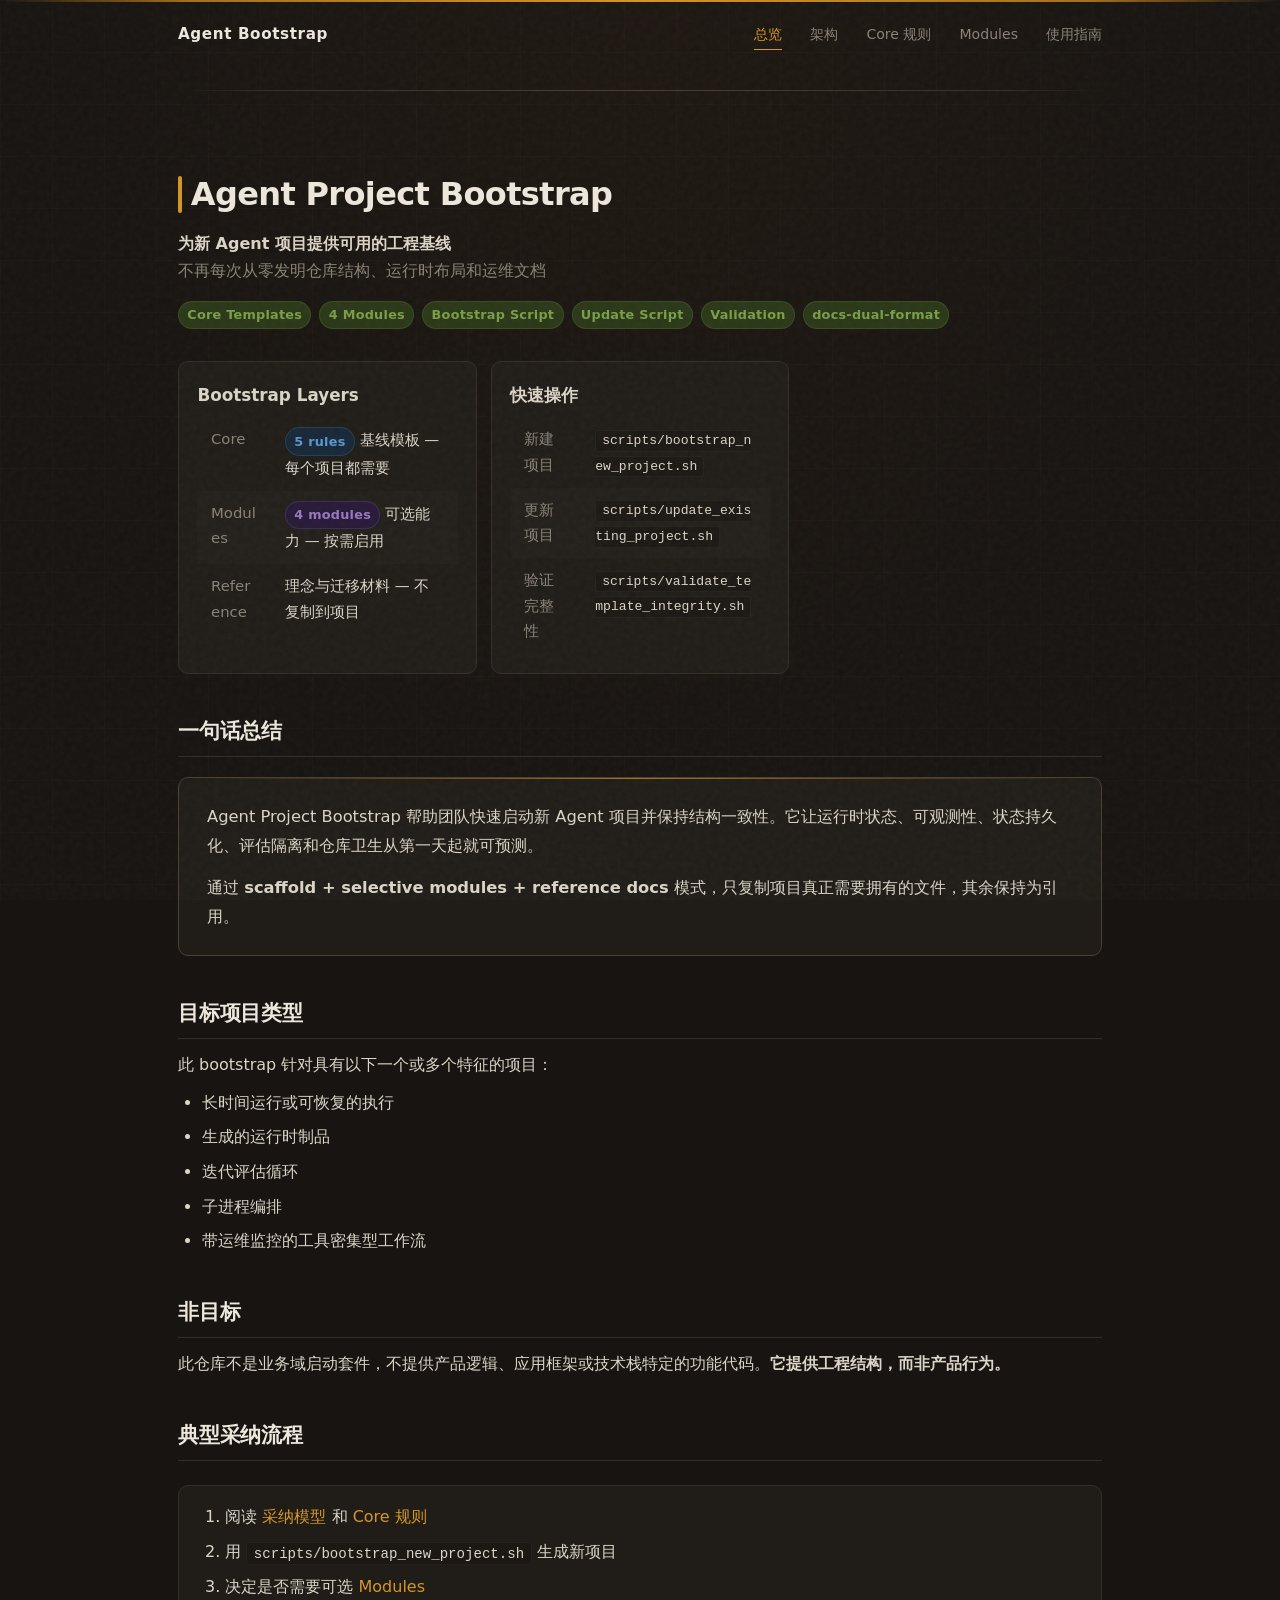
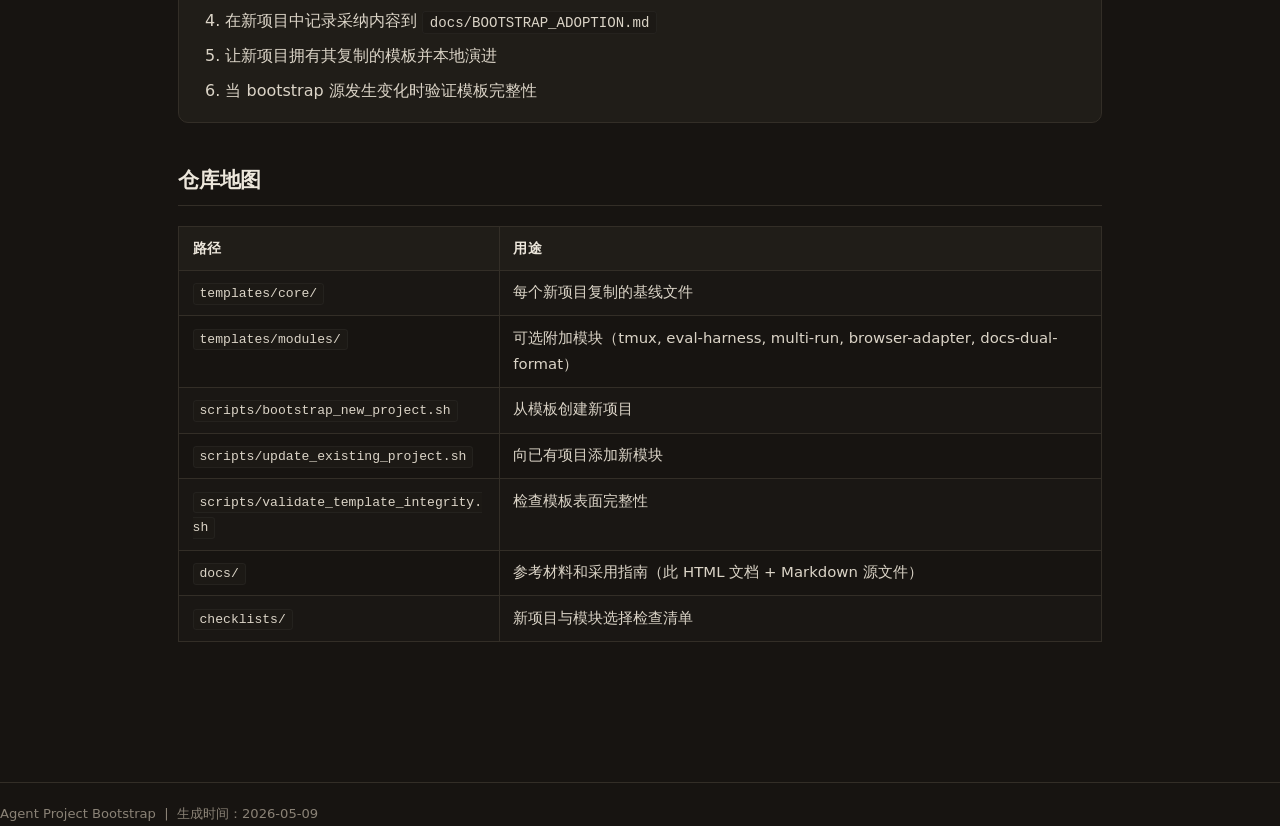
<file: docs/html/index.html>
<!DOCTYPE html>
<html lang="zh-CN">
<head>
<meta charset="UTF-8"><meta name="viewport" content="width=device-width, initial-scale=1.0">
<title>Agent Project Bootstrap — 项目总览</title>
<link rel="stylesheet" href="style.css">
</head>
<body>
<nav>
  <span class="brand">Agent Bootstrap</span>
  <a href="index.html" class="active">总览</a>
  <a href="architecture.html">架构</a>
  <a href="core.html">Core 规则</a>
  <a href="modules.html">Modules</a>
  <a href="usage.html">使用指南</a>
</nav>
<main>

<h1>Agent Project Bootstrap</h1>
<p><strong>为新 Agent 项目提供可用的工程基线</strong><br><span style="color:var(--muted)">不再每次从零发明仓库结构、运行时布局和运维文档</span></p>

<div style="display:flex;gap:.5rem;flex-wrap:wrap;margin:1rem 0 2rem;">
  <span class="badge badge-done">Core Templates</span>
  <span class="badge badge-done">4 Modules</span>
  <span class="badge badge-done">Bootstrap Script</span>
  <span class="badge badge-done">Update Script</span>
  <span class="badge badge-done">Validation</span>
  <span class="badge badge-done">docs-dual-format</span>
</div>

<div class="status-grid">
  <div class="status-card">
    <h3 style="margin-top:0">Bootstrap Layers</h3>
    <table style="margin:0">
      <tr><td style="border:none;color:var(--muted)">Core</td><td style="border:none"><span class="badge badge-core">5 rules</span> 基线模板 — 每个项目都需要</td></tr>
      <tr><td style="border:none;color:var(--muted)">Modules</td><td style="border:none"><span class="badge badge-module">4 modules</span> 可选能力 — 按需启用</td></tr>
      <tr><td style="border:none;color:var(--muted)">Reference</td><td style="border:none">理念与迁移材料 — 不复制到项目</td></tr>
    </table>
  </div>
  <div class="status-card">
    <h3 style="margin-top:0">快速操作</h3>
    <table style="margin:0">
      <tr><td style="border:none;color:var(--muted)">新建项目</td><td style="border:none"><code>scripts/bootstrap_new_project.sh</code></td></tr>
      <tr><td style="border:none;color:var(--muted)">更新项目</td><td style="border:none"><code>scripts/update_existing_project.sh</code></td></tr>
      <tr><td style="border:none;color:var(--muted)">验证完整性</td><td style="border:none"><code>scripts/validate_template_integrity.sh</code></td></tr>
    </table>
  </div>
</div>

<h2>一句话总结</h2>
<div class="summary-box">
  <p>Agent Project Bootstrap 帮助团队快速启动新 Agent 项目并保持结构一致性。它让运行时状态、可观测性、状态持久化、评估隔离和仓库卫生从第一天起就可预测。</p>
  <p>通过 <strong>scaffold + selective modules + reference docs</strong> 模式，只复制项目真正需要拥有的文件，其余保持为引用。</p>
</div>

<h2>目标项目类型</h2>
<p>此 bootstrap 针对具有以下一个或多个特征的项目：</p>
<ul>
  <li>长时间运行或可恢复的执行</li>
  <li>生成的运行时制品</li>
  <li>迭代评估循环</li>
  <li>子进程编排</li>
  <li>带运维监控的工具密集型工作流</li>
</ul>

<h2>非目标</h2>
<p>此仓库不是业务域启动套件，不提供产品逻辑、应用框架或技术栈特定的功能代码。<strong>它提供工程结构，而非产品行为。</strong></p>

<h2>典型采纳流程</h2>
<div class="toc">
<ol>
  <li>阅读 <a href="architecture.html">采纳模型</a> 和 <a href="core.html">Core 规则</a></li>
  <li>用 <code>scripts/bootstrap_new_project.sh</code> 生成新项目</li>
  <li>决定是否需要可选 <a href="modules.html">Modules</a></li>
  <li>在新项目中记录采纳内容到 <code>docs/BOOTSTRAP_ADOPTION.md</code></li>
  <li>让新项目拥有其复制的模板并本地演进</li>
  <li>当 bootstrap 源发生变化时验证模板完整性</li>
</ol>
</div>

<h2>仓库地图</h2>
<table>
  <tr><th>路径</th><th>用途</th></tr>
  <tr><td><code>templates/core/</code></td><td>每个新项目复制的基线文件</td></tr>
  <tr><td><code>templates/modules/</code></td><td>可选附加模块（tmux, eval-harness, multi-run, browser-adapter, docs-dual-format）</td></tr>
  <tr><td><code>scripts/bootstrap_new_project.sh</code></td><td>从模板创建新项目</td></tr>
  <tr><td><code>scripts/update_existing_project.sh</code></td><td>向已有项目添加新模块</td></tr>
  <tr><td><code>scripts/validate_template_integrity.sh</code></td><td>检查模板表面完整性</td></tr>
  <tr><td><code>docs/</code></td><td>参考材料和采用指南（此 HTML 文档 + Markdown 源文件）</td></tr>
  <tr><td><code>checklists/</code></td><td>新项目与模块选择检查清单</td></tr>
</table>

</main>
<footer>Agent Project Bootstrap &nbsp;|&nbsp; 生成时间：2026-05-09</footer>
</body>
</html>
</file>
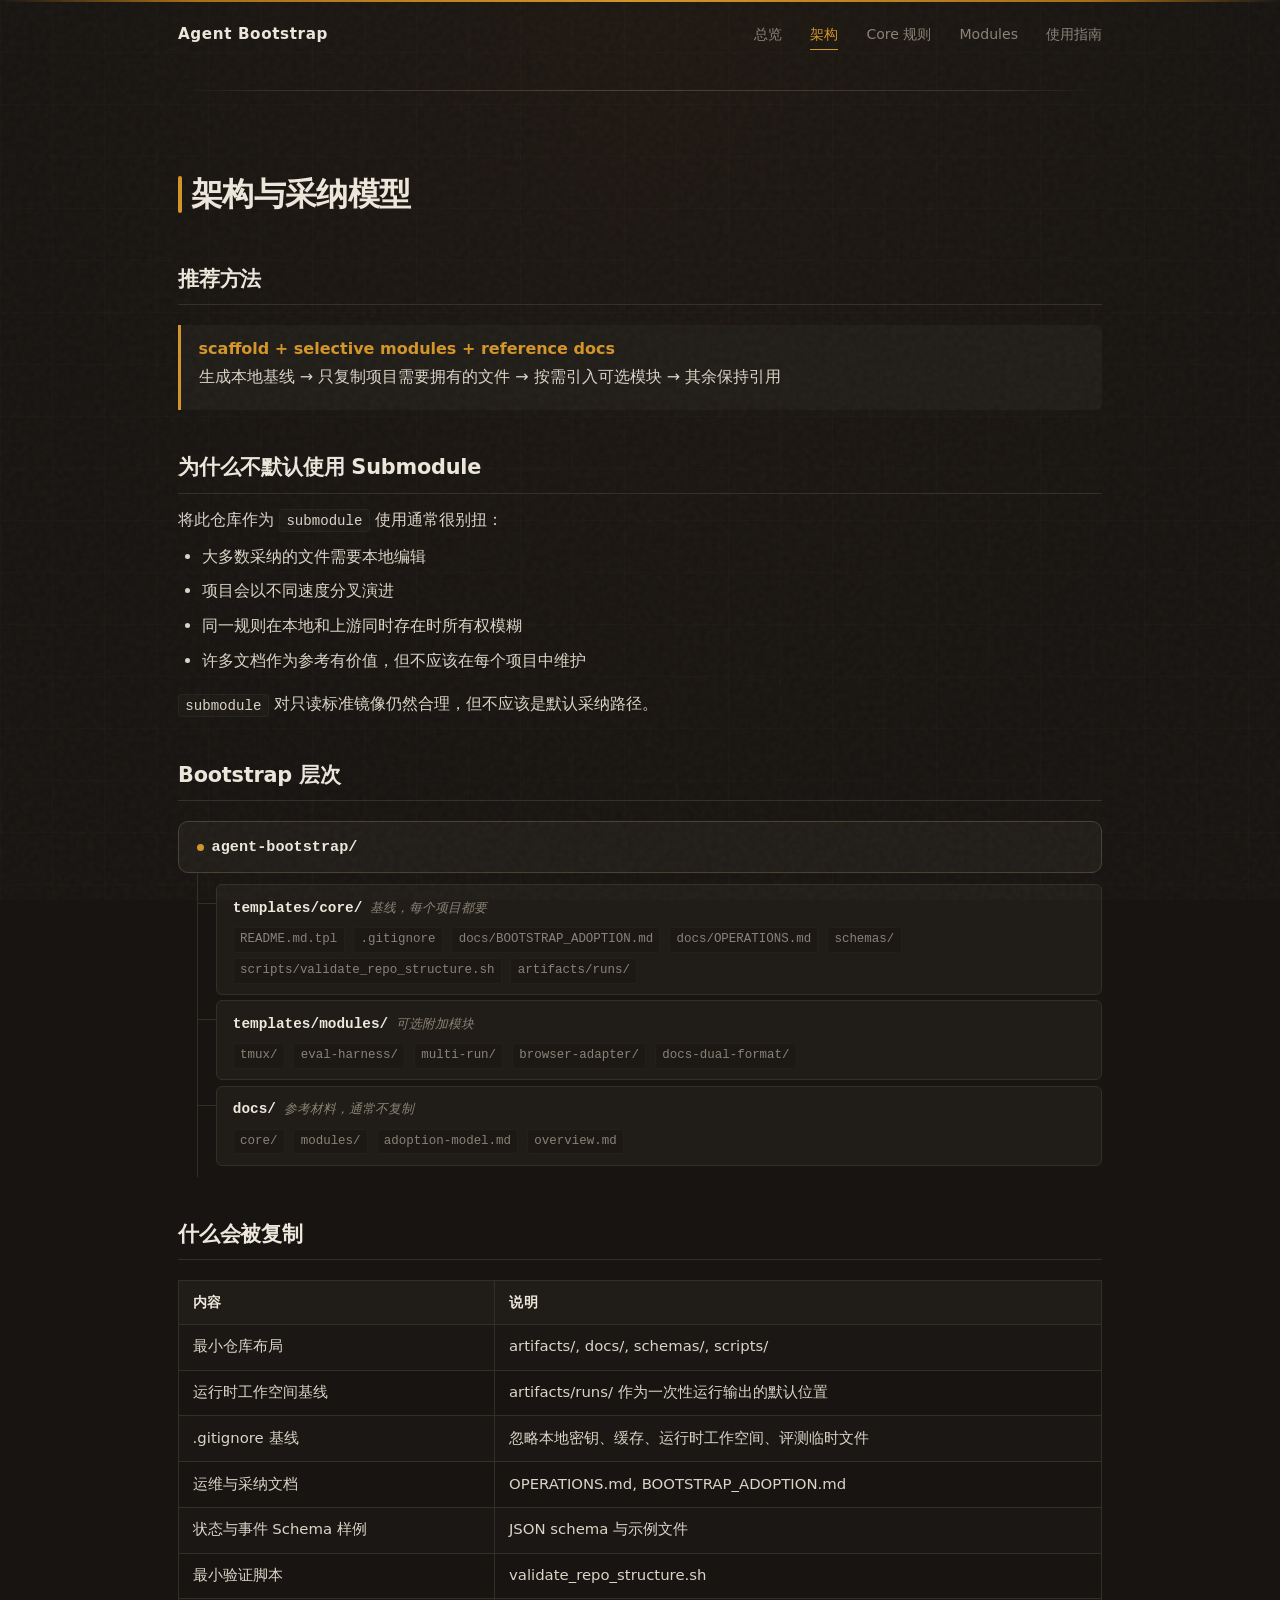
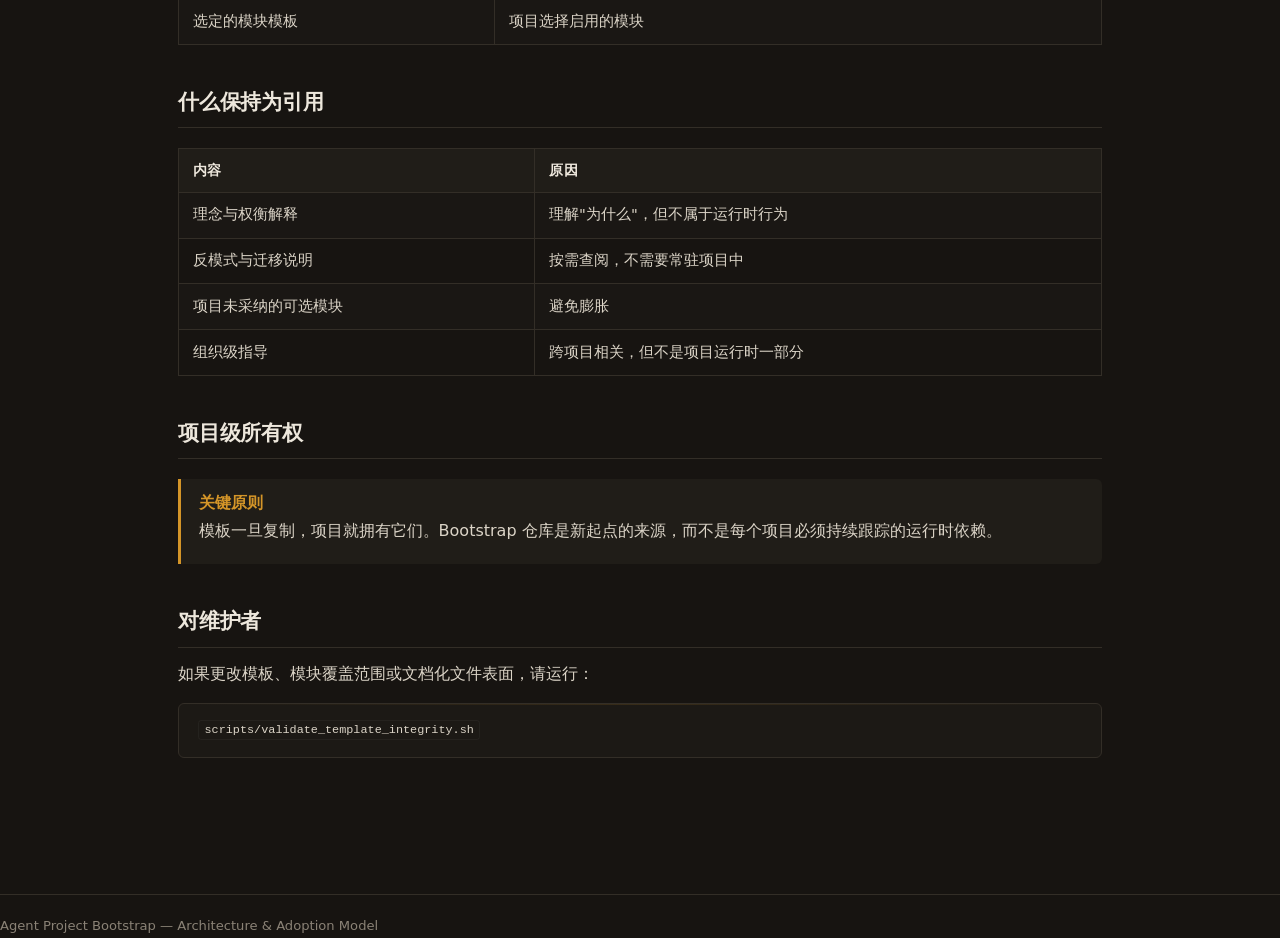
<file: docs/html/architecture.html>
<!DOCTYPE html>
<html lang="zh-CN">
<head>
<meta charset="UTF-8"><meta name="viewport" content="width=device-width, initial-scale=1.0">
<title>架构与采纳模型 — Agent Project Bootstrap</title>
<link rel="stylesheet" href="style.css">
</head>
<body>
<nav>
  <span class="brand">Agent Bootstrap</span>
  <a href="index.html">总览</a>
  <a href="architecture.html" class="active">架构</a>
  <a href="core.html">Core 规则</a>
  <a href="modules.html">Modules</a>
  <a href="usage.html">使用指南</a>
</nav>
<main>

<h1>架构与采纳模型</h1>

<h2>推荐方法</h2>
<div class="note">
  <strong>scaffold + selective modules + reference docs</strong>
  <p>生成本地基线 → 只复制项目需要拥有的文件 → 按需引入可选模块 → 其余保持引用</p>
</div>

<h2>为什么不默认使用 Submodule</h2>
<p>将此仓库作为 <code>submodule</code> 使用通常很别扭：</p>
<ul>
  <li>大多数采纳的文件需要本地编辑</li>
  <li>项目会以不同速度分叉演进</li>
  <li>同一规则在本地和上游同时存在时所有权模糊</li>
  <li>许多文档作为参考有价值，但不应该在每个项目中维护</li>
</ul>
<p><code>submodule</code> 对只读标准镜像仍然合理，但不应该是默认采纳路径。</p>

<h2>Bootstrap 层次</h2>

<div class="tree-diagram">

  <div class="tree-root">agent-bootstrap/</div>

  <div class="tree-branches">

    <div class="tree-branch">
      <div class="tree-branch-hd">
        <span class="tree-dir">templates/core/</span>
        <span class="tree-tag">基线，每个项目都要</span>
      </div>
      <div class="tree-leaves">
        <span class="tree-leaf">README.md.tpl</span>
        <span class="tree-leaf">.gitignore</span>
        <span class="tree-leaf">docs/BOOTSTRAP_ADOPTION.md</span>
        <span class="tree-leaf">docs/OPERATIONS.md</span>
        <span class="tree-leaf">schemas/</span>
        <span class="tree-leaf">scripts/validate_repo_structure.sh</span>
        <span class="tree-leaf">artifacts/runs/</span>
      </div>
    </div>

    <div class="tree-branch">
      <div class="tree-branch-hd">
        <span class="tree-dir">templates/modules/</span>
        <span class="tree-tag">可选附加模块</span>
      </div>
      <div class="tree-leaves">
        <span class="tree-leaf">tmux/</span>
        <span class="tree-leaf">eval-harness/</span>
        <span class="tree-leaf">multi-run/</span>
        <span class="tree-leaf">browser-adapter/</span>
        <span class="tree-leaf">docs-dual-format/</span>
      </div>
    </div>

    <div class="tree-branch">
      <div class="tree-branch-hd">
        <span class="tree-dir">docs/</span>
        <span class="tree-tag">参考材料，通常不复制</span>
      </div>
      <div class="tree-leaves">
        <span class="tree-leaf">core/</span>
        <span class="tree-leaf">modules/</span>
        <span class="tree-leaf">adoption-model.md</span>
        <span class="tree-leaf">overview.md</span>
      </div>
    </div>

  </div>

</div>

<h2>什么会被复制</h2>
<table>
  <tr><th>内容</th><th>说明</th></tr>
  <tr><td>最小仓库布局</td><td>artifacts/, docs/, schemas/, scripts/</td></tr>
  <tr><td>运行时工作空间基线</td><td>artifacts/runs/ 作为一次性运行输出的默认位置</td></tr>
  <tr><td>.gitignore 基线</td><td>忽略本地密钥、缓存、运行时工作空间、评测临时文件</td></tr>
  <tr><td>运维与采纳文档</td><td>OPERATIONS.md, BOOTSTRAP_ADOPTION.md</td></tr>
  <tr><td>状态与事件 Schema 样例</td><td>JSON schema 与示例文件</td></tr>
  <tr><td>最小验证脚本</td><td>validate_repo_structure.sh</td></tr>
  <tr><td>选定的模块模板</td><td>项目选择启用的模块</td></tr>
</table>

<h2>什么保持为引用</h2>
<table>
  <tr><th>内容</th><th>原因</th></tr>
  <tr><td>理念与权衡解释</td><td>理解"为什么"，但不属于运行时行为</td></tr>
  <tr><td>反模式与迁移说明</td><td>按需查阅，不需要常驻项目中</td></tr>
  <tr><td>项目未采纳的可选模块</td><td>避免膨胀</td></tr>
  <tr><td>组织级指导</td><td>跨项目相关，但不是项目运行时一部分</td></tr>
</table>

<h2>项目级所有权</h2>
<div class="note">
  <strong>关键原则</strong>
  <p>模板一旦复制，项目就拥有它们。Bootstrap 仓库是新起点的来源，而不是每个项目必须持续跟踪的运行时依赖。</p>
</div>

<h2>对维护者</h2>
<p>如果更改模板、模块覆盖范围或文档化文件表面，请运行：</p>
<pre><code>scripts/validate_template_integrity.sh</code></pre>

</main>
<footer>Agent Project Bootstrap — Architecture &amp; Adoption Model</footer>
</body>
</html>
</file>
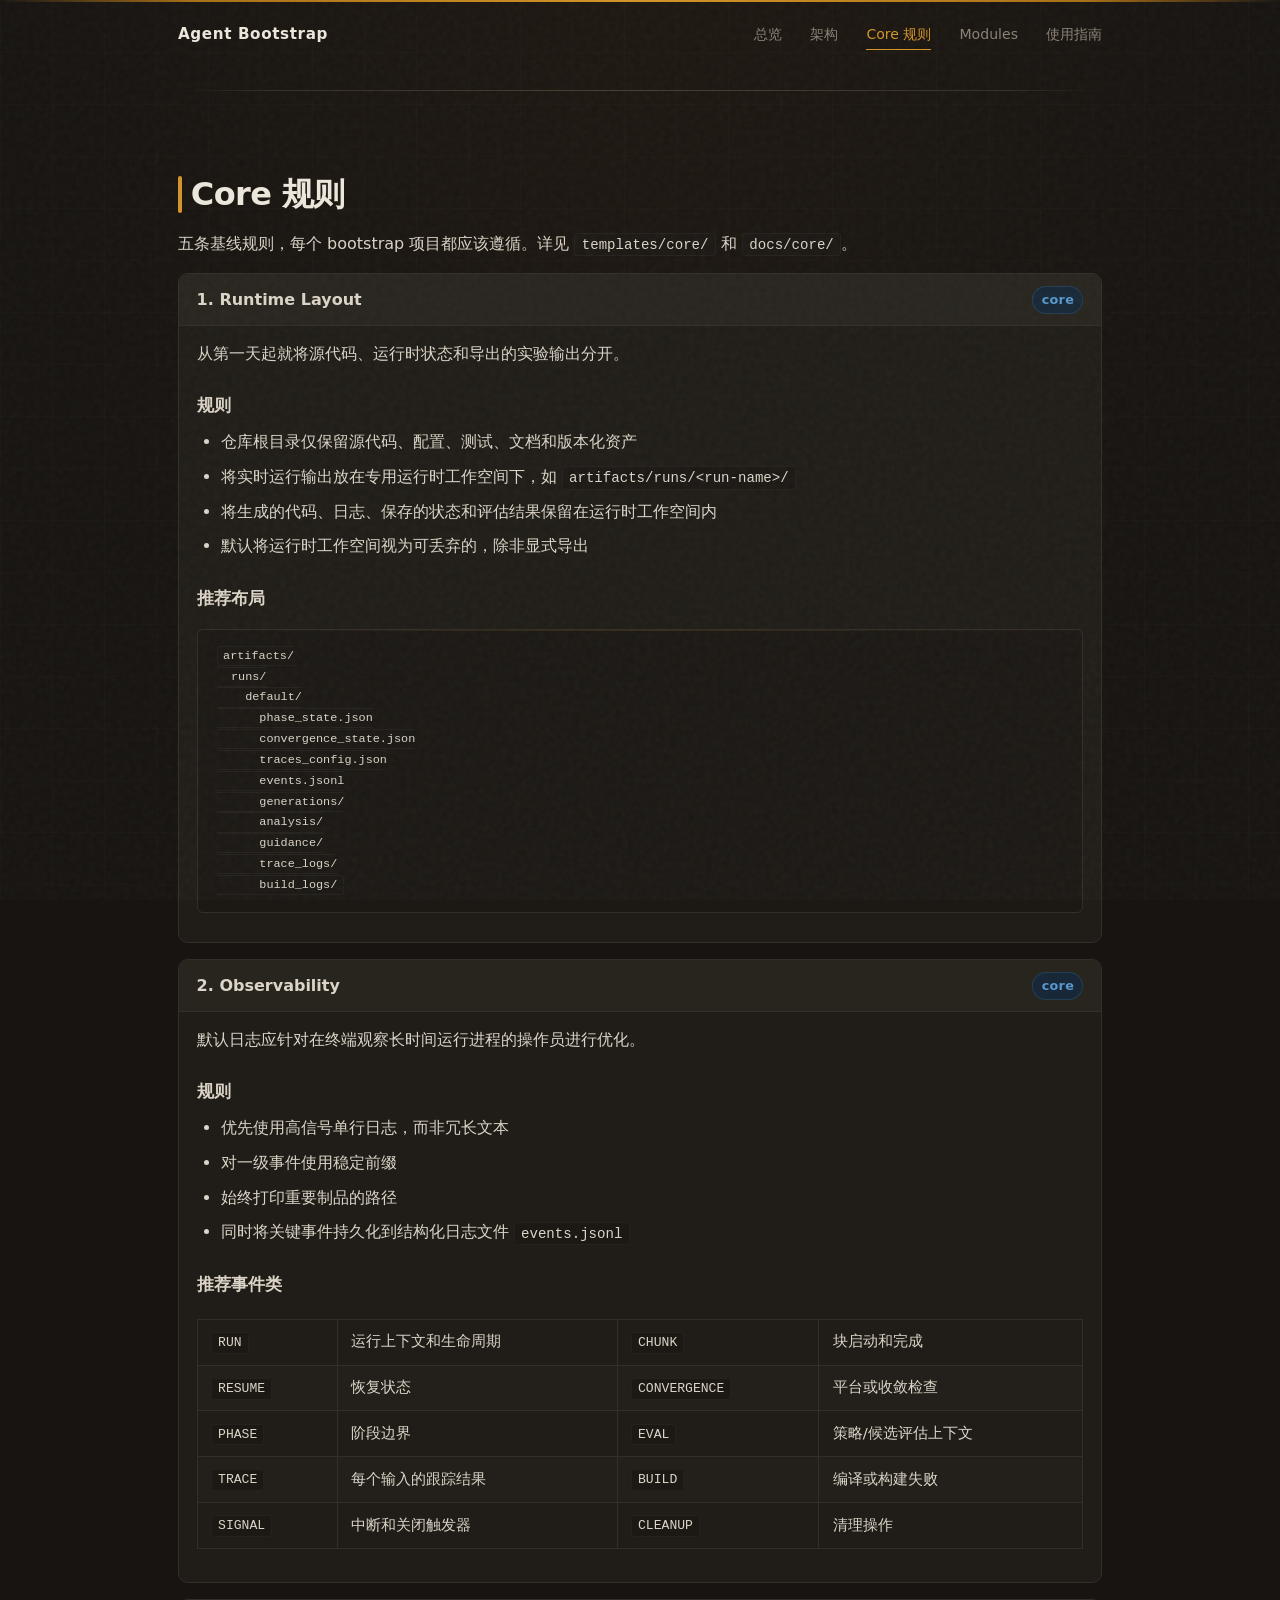
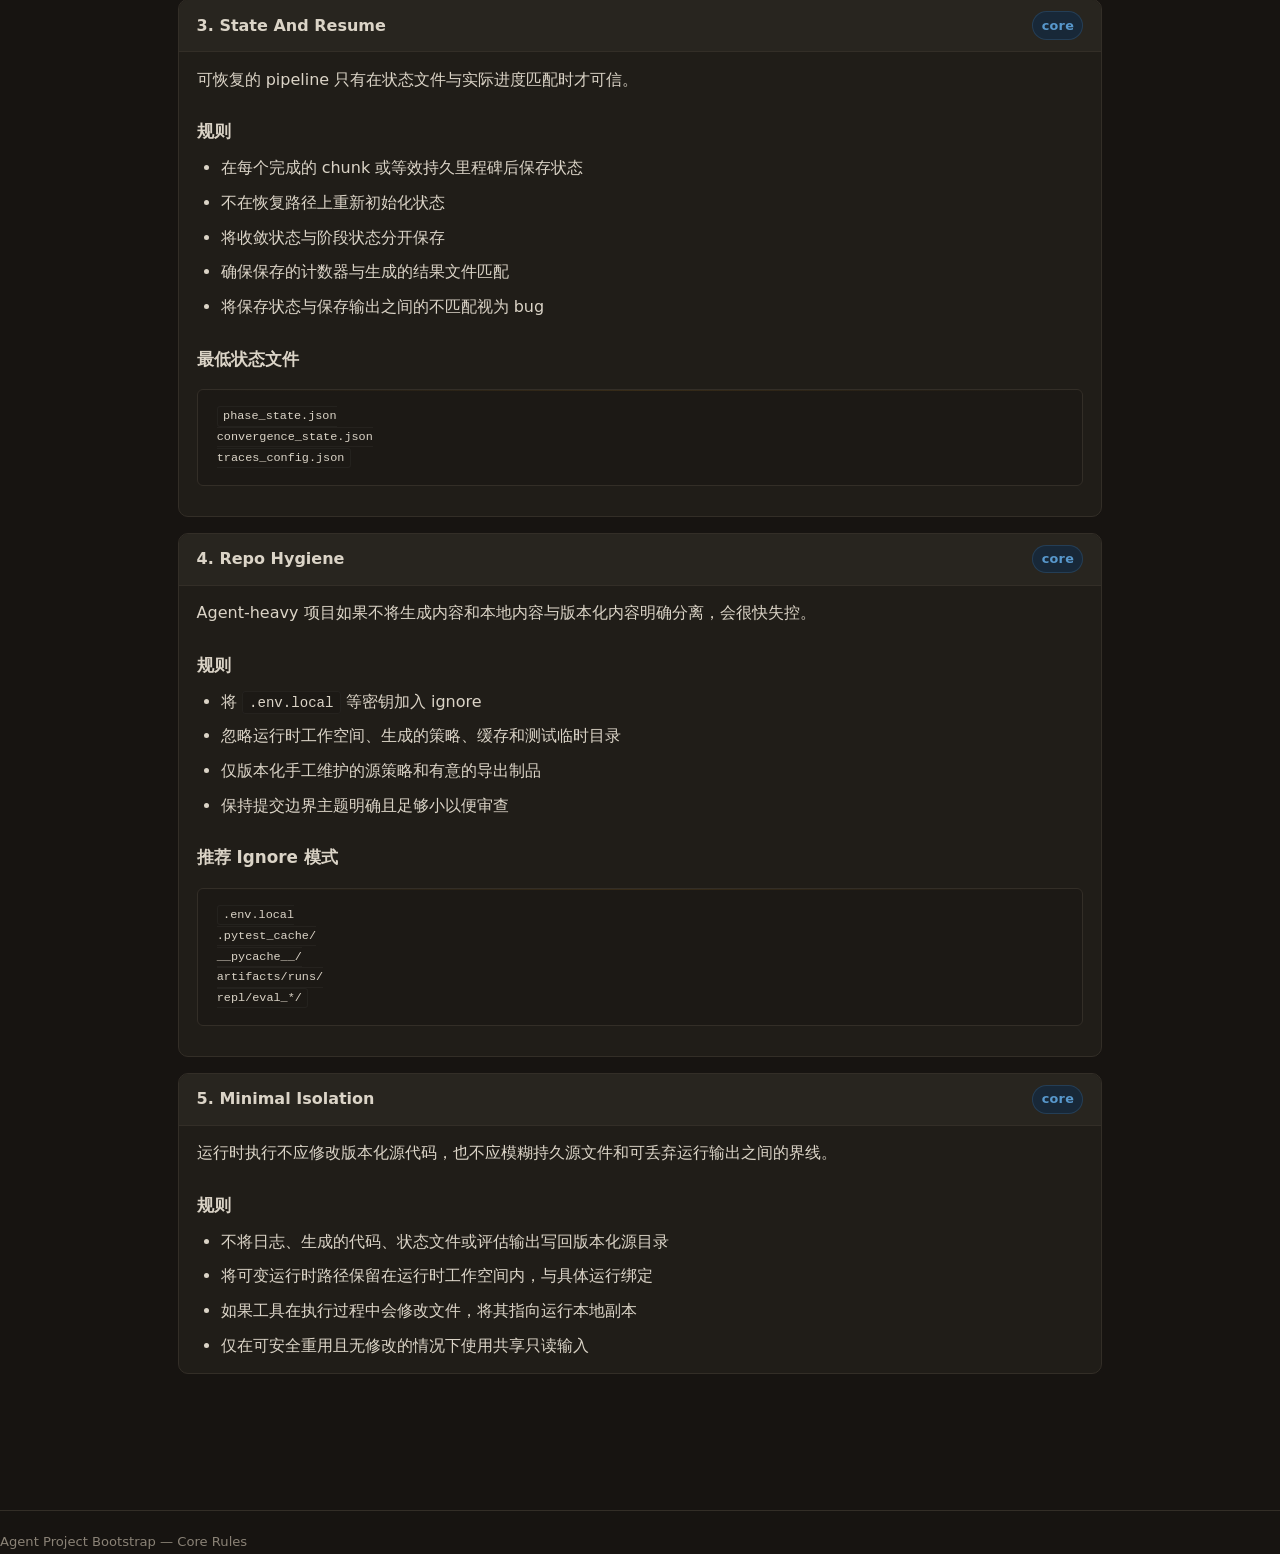
<file: docs/html/core.html>
<!DOCTYPE html>
<html lang="zh-CN">
<head>
<meta charset="UTF-8"><meta name="viewport" content="width=device-width, initial-scale=1.0">
<title>Core 规则 — Agent Project Bootstrap</title>
<link rel="stylesheet" href="style.css">
</head>
<body>
<nav>
  <span class="brand">Agent Bootstrap</span>
  <a href="index.html">总览</a>
  <a href="architecture.html">架构</a>
  <a href="core.html" class="active">Core 规则</a>
  <a href="modules.html">Modules</a>
  <a href="usage.html">使用指南</a>
</nav>
<main>

<h1>Core 规则</h1>
<p>五条基线规则，每个 bootstrap 项目都应该遵循。详见 <code>templates/core/</code> 和 <code>docs/core/</code>。</p>

<!-- Runtime Layout -->
<div class="phase">
  <div class="phase-header">
    <strong>1. Runtime Layout</strong>
    <span class="badge badge-core">core</span>
  </div>
  <div class="phase-body">
    <p>从第一天起就将源代码、运行时状态和导出的实验输出分开。</p>
    <h3>规则</h3>
    <ul>
      <li>仓库根目录仅保留源代码、配置、测试、文档和版本化资产</li>
      <li>将实时运行输出放在专用运行时工作空间下，如 <code>artifacts/runs/&lt;run-name&gt;/</code></li>
      <li>将生成的代码、日志、保存的状态和评估结果保留在运行时工作空间内</li>
      <li>默认将运行时工作空间视为可丢弃的，除非显式导出</li>
    </ul>
    <h3>推荐布局</h3>
    <pre><code>artifacts/
  runs/
    default/
      phase_state.json
      convergence_state.json
      traces_config.json
      events.jsonl
      generations/
      analysis/
      guidance/
      trace_logs/
      build_logs/</code></pre>
  </div>
</div>

<!-- Observability -->
<div class="phase">
  <div class="phase-header">
    <strong>2. Observability</strong>
    <span class="badge badge-core">core</span>
  </div>
  <div class="phase-body">
    <p>默认日志应针对在终端观察长时间运行进程的操作员进行优化。</p>
    <h3>规则</h3>
    <ul>
      <li>优先使用高信号单行日志，而非冗长文本</li>
      <li>对一级事件使用稳定前缀</li>
      <li>始终打印重要制品的路径</li>
      <li>同时将关键事件持久化到结构化日志文件 <code>events.jsonl</code></li>
    </ul>
    <h3>推荐事件类</h3>
    <table>
      <tr><td><code>RUN</code></td><td>运行上下文和生命周期</td><td><code>CHUNK</code></td><td>块启动和完成</td></tr>
      <tr><td><code>RESUME</code></td><td>恢复状态</td><td><code>CONVERGENCE</code></td><td>平台或收敛检查</td></tr>
      <tr><td><code>PHASE</code></td><td>阶段边界</td><td><code>EVAL</code></td><td>策略/候选评估上下文</td></tr>
      <tr><td><code>TRACE</code></td><td>每个输入的跟踪结果</td><td><code>BUILD</code></td><td>编译或构建失败</td></tr>
      <tr><td><code>SIGNAL</code></td><td>中断和关闭触发器</td><td><code>CLEANUP</code></td><td>清理操作</td></tr>
    </table>
  </div>
</div>

<!-- State And Resume -->
<div class="phase">
  <div class="phase-header">
    <strong>3. State And Resume</strong>
    <span class="badge badge-core">core</span>
  </div>
  <div class="phase-body">
    <p>可恢复的 pipeline 只有在状态文件与实际进度匹配时才可信。</p>
    <h3>规则</h3>
    <ul>
      <li>在每个完成的 chunk 或等效持久里程碑后保存状态</li>
      <li>不在恢复路径上重新初始化状态</li>
      <li>将收敛状态与阶段状态分开保存</li>
      <li>确保保存的计数器与生成的结果文件匹配</li>
      <li>将保存状态与保存输出之间的不匹配视为 bug</li>
    </ul>
    <h3>最低状态文件</h3>
    <pre><code>phase_state.json
convergence_state.json
traces_config.json</code></pre>
  </div>
</div>

<!-- Repo Hygiene -->
<div class="phase">
  <div class="phase-header">
    <strong>4. Repo Hygiene</strong>
    <span class="badge badge-core">core</span>
  </div>
  <div class="phase-body">
    <p>Agent-heavy 项目如果不将生成内容和本地内容与版本化内容明确分离，会很快失控。</p>
    <h3>规则</h3>
    <ul>
      <li>将 <code>.env.local</code> 等密钥加入 ignore</li>
      <li>忽略运行时工作空间、生成的策略、缓存和测试临时目录</li>
      <li>仅版本化手工维护的源策略和有意的导出制品</li>
      <li>保持提交边界主题明确且足够小以便审查</li>
    </ul>
    <h3>推荐 Ignore 模式</h3>
    <pre><code>.env.local
.pytest_cache/
__pycache__/
artifacts/runs/
repl/eval_*/</code></pre>
  </div>
</div>

<!-- Minimal Isolation -->
<div class="phase">
  <div class="phase-header">
    <strong>5. Minimal Isolation</strong>
    <span class="badge badge-core">core</span>
  </div>
  <div class="phase-body">
    <p>运行时执行不应修改版本化源代码，也不应模糊持久源文件和可丢弃运行输出之间的界线。</p>
    <h3>规则</h3>
    <ul>
      <li>不将日志、生成的代码、状态文件或评估输出写回版本化源目录</li>
      <li>将可变运行时路径保留在运行时工作空间内，与具体运行绑定</li>
      <li>如果工具在执行过程中会修改文件，将其指向运行本地副本</li>
      <li>仅在可安全重用且无修改的情况下使用共享只读输入</li>
    </ul>
  </div>
</div>

</main>
<footer>Agent Project Bootstrap — Core Rules</footer>
</body>
</html>
</file>
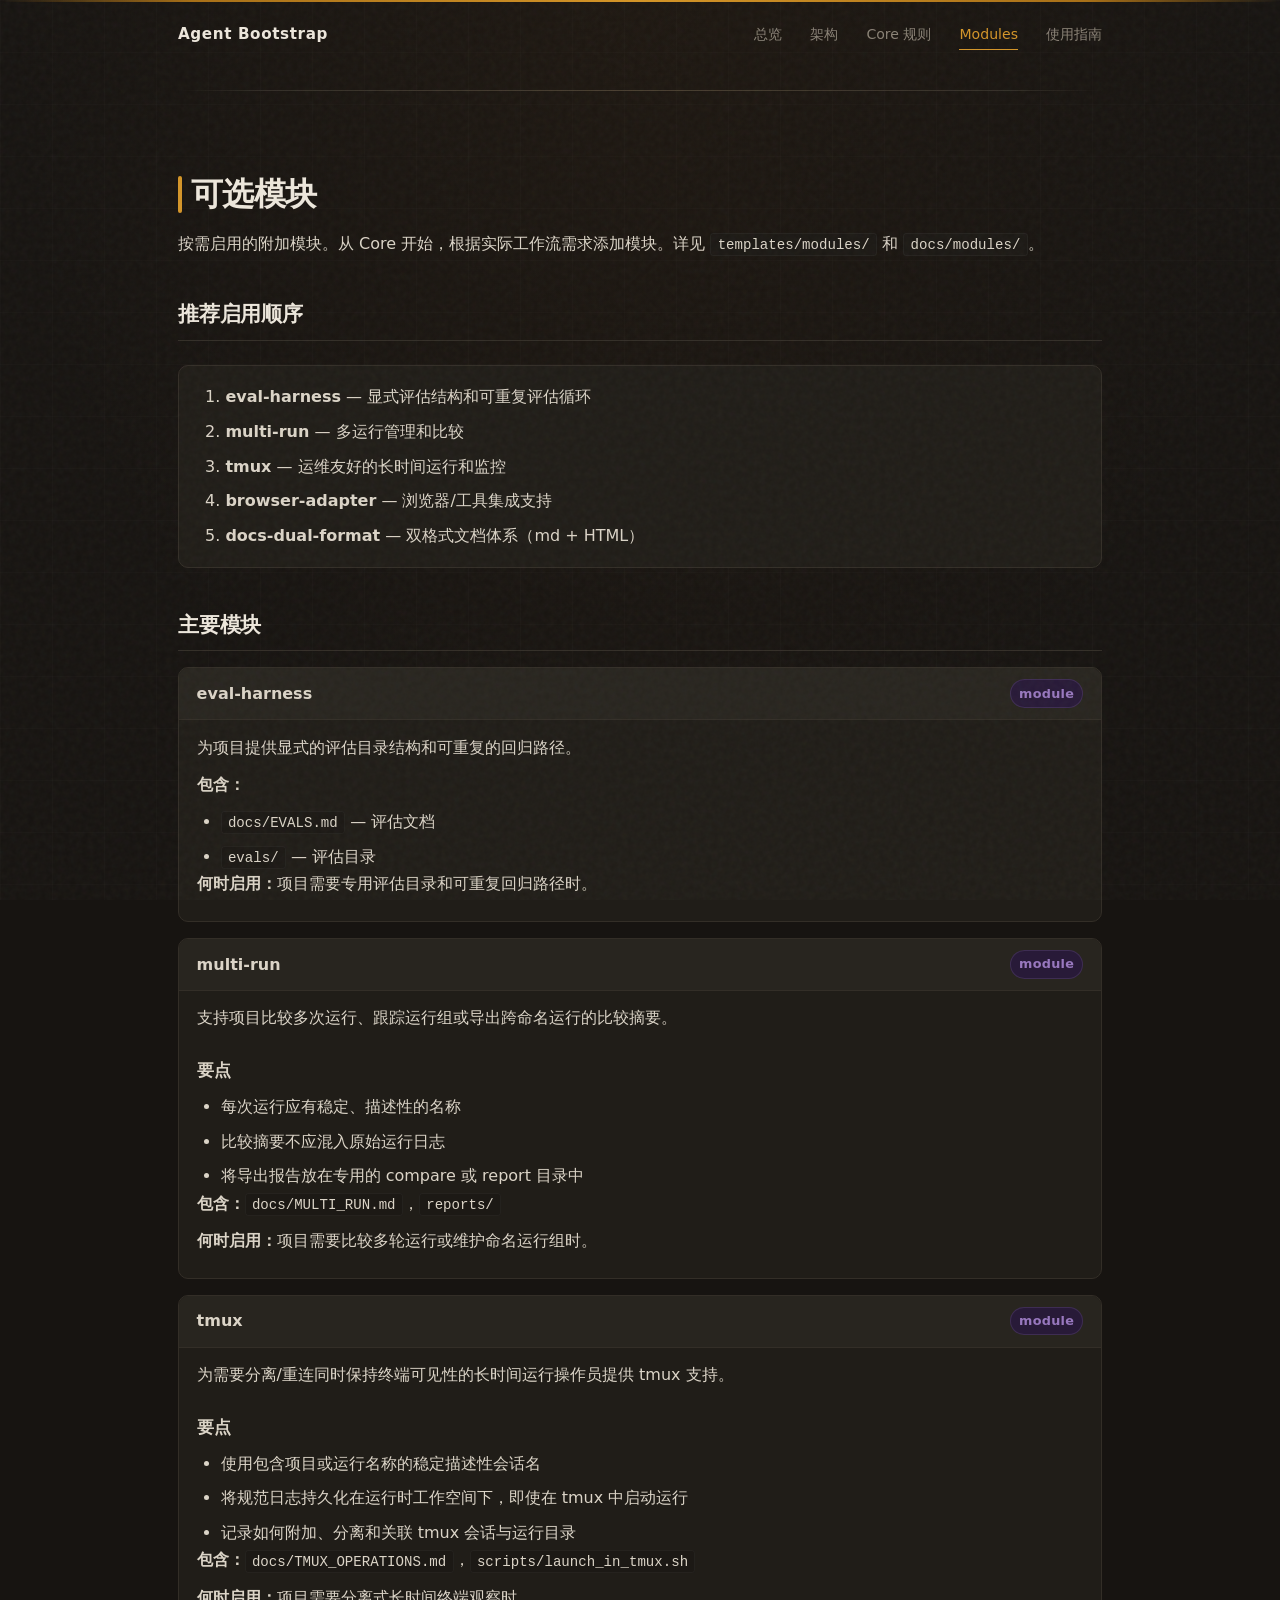
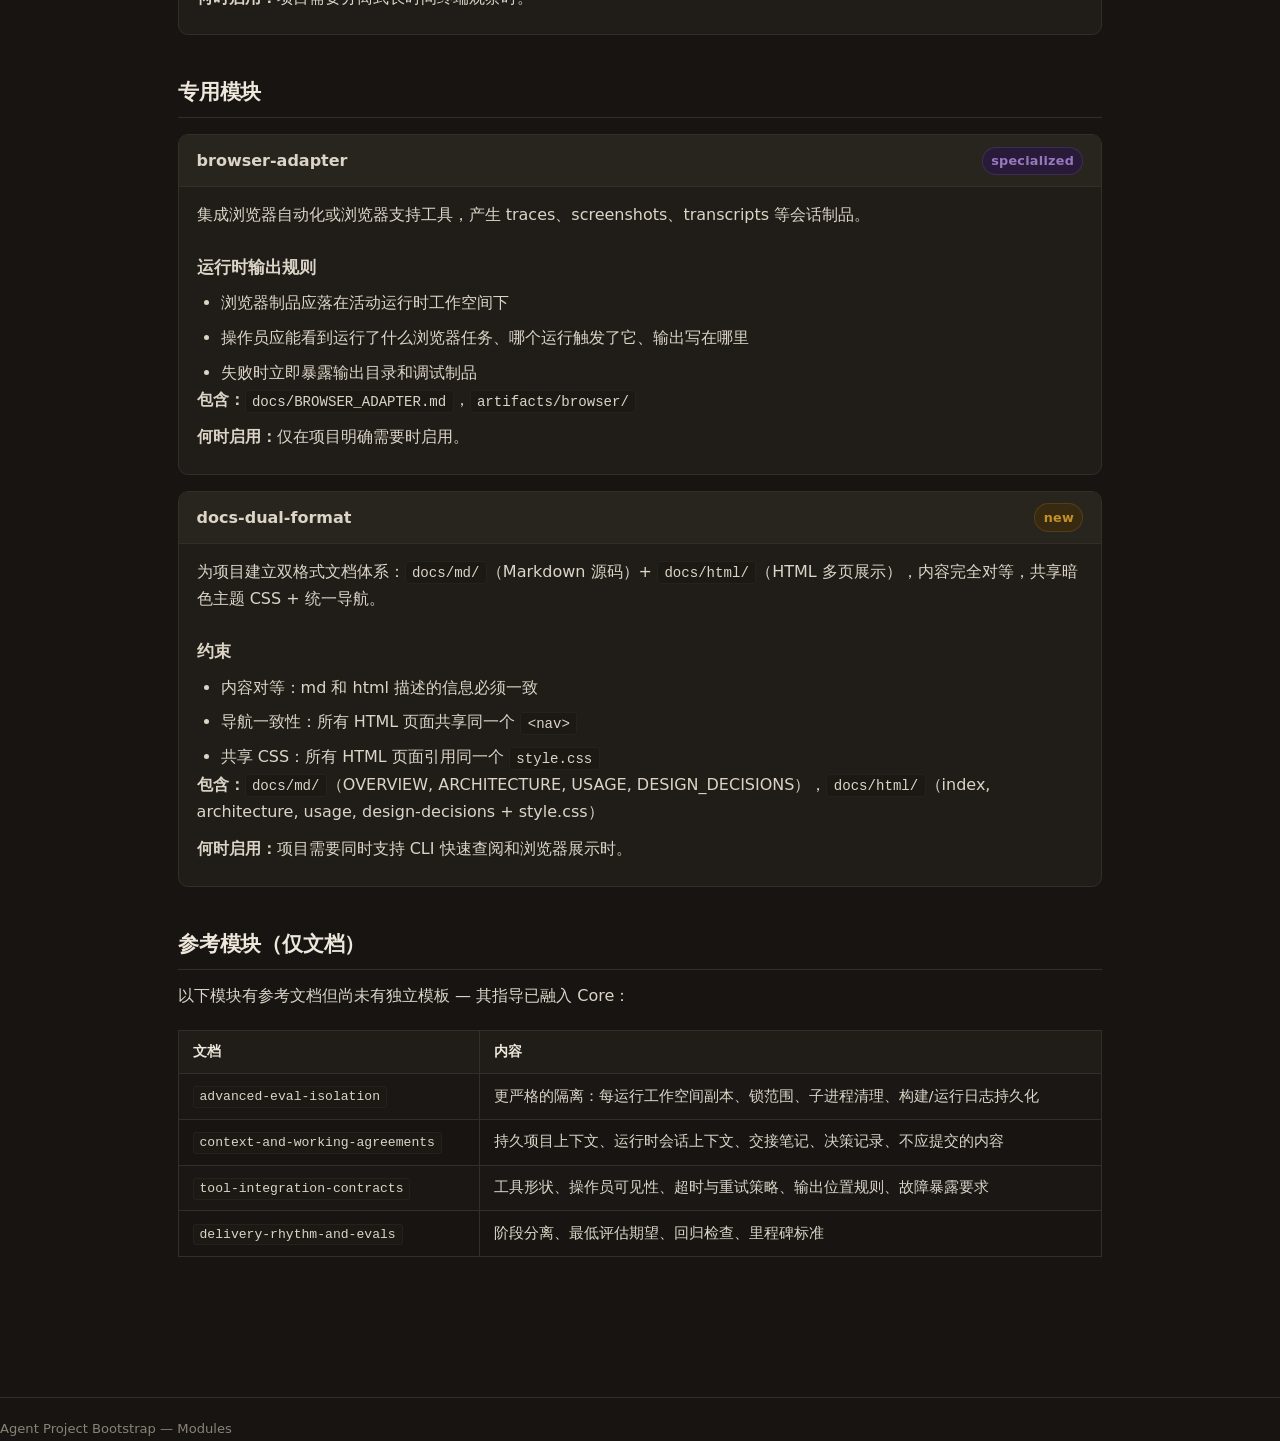
<file: docs/html/modules.html>
<!DOCTYPE html>
<html lang="zh-CN">
<head>
<meta charset="UTF-8"><meta name="viewport" content="width=device-width, initial-scale=1.0">
<title>Modules — Agent Project Bootstrap</title>
<link rel="stylesheet" href="style.css">
</head>
<body>
<nav>
  <span class="brand">Agent Bootstrap</span>
  <a href="index.html">总览</a>
  <a href="architecture.html">架构</a>
  <a href="core.html">Core 规则</a>
  <a href="modules.html" class="active">Modules</a>
  <a href="usage.html">使用指南</a>
</nav>
<main>

<h1>可选模块</h1>
<p>按需启用的附加模块。从 Core 开始，根据实际工作流需求添加模块。详见 <code>templates/modules/</code> 和 <code>docs/modules/</code>。</p>

<h2>推荐启用顺序</h2>
<div class="toc">
<ol>
  <li><strong>eval-harness</strong> — 显式评估结构和可重复评估循环</li>
  <li><strong>multi-run</strong> — 多运行管理和比较</li>
  <li><strong>tmux</strong> — 运维友好的长时间运行和监控</li>
  <li><strong>browser-adapter</strong> — 浏览器/工具集成支持</li>
  <li><strong>docs-dual-format</strong> — 双格式文档体系（md + HTML）</li>
</ol>
</div>

<!-- Primary Modules -->
<h2>主要模块</h2>

<div class="phase">
  <div class="phase-header">
    <strong>eval-harness</strong>
    <span class="badge badge-module">module</span>
  </div>
  <div class="phase-body">
    <p>为项目提供显式的评估目录结构和可重复的回归路径。</p>
    <p><strong>包含：</strong></p>
    <ul>
      <li><code>docs/EVALS.md</code> — 评估文档</li>
      <li><code>evals/</code> — 评估目录</li>
    </ul>
    <p><strong>何时启用：</strong>项目需要专用评估目录和可重复回归路径时。</p>
  </div>
</div>

<div class="phase">
  <div class="phase-header">
    <strong>multi-run</strong>
    <span class="badge badge-module">module</span>
  </div>
  <div class="phase-body">
    <p>支持项目比较多次运行、跟踪运行组或导出跨命名运行的比较摘要。</p>
    <h3>要点</h3>
    <ul>
      <li>每次运行应有稳定、描述性的名称</li>
      <li>比较摘要不应混入原始运行日志</li>
      <li>将导出报告放在专用的 compare 或 report 目录中</li>
    </ul>
    <p><strong>包含：</strong><code>docs/MULTI_RUN.md</code>，<code>reports/</code></p>
    <p><strong>何时启用：</strong>项目需要比较多轮运行或维护命名运行组时。</p>
  </div>
</div>

<div class="phase">
  <div class="phase-header">
    <strong>tmux</strong>
    <span class="badge badge-module">module</span>
  </div>
  <div class="phase-body">
    <p>为需要分离/重连同时保持终端可见性的长时间运行操作员提供 tmux 支持。</p>
    <h3>要点</h3>
    <ul>
      <li>使用包含项目或运行名称的稳定描述性会话名</li>
      <li>将规范日志持久化在运行时工作空间下，即使在 tmux 中启动运行</li>
      <li>记录如何附加、分离和关联 tmux 会话与运行目录</li>
    </ul>
    <p><strong>包含：</strong><code>docs/TMUX_OPERATIONS.md</code>，<code>scripts/launch_in_tmux.sh</code></p>
    <p><strong>何时启用：</strong>项目需要分离式长时间终端观察时。</p>
  </div>
</div>

<!-- Specialized Modules -->
<h2>专用模块</h2>

<div class="phase">
  <div class="phase-header">
    <strong>browser-adapter</strong>
    <span class="badge badge-module">specialized</span>
  </div>
  <div class="phase-body">
    <p>集成浏览器自动化或浏览器支持工具，产生 traces、screenshots、transcripts 等会话制品。</p>
    <h3>运行时输出规则</h3>
    <ul>
      <li>浏览器制品应落在活动运行时工作空间下</li>
      <li>操作员应能看到运行了什么浏览器任务、哪个运行触发了它、输出写在哪里</li>
      <li>失败时立即暴露输出目录和调试制品</li>
    </ul>
    <p><strong>包含：</strong><code>docs/BROWSER_ADAPTER.md</code>，<code>artifacts/browser/</code></p>
    <p><strong>何时启用：</strong>仅在项目明确需要时启用。</p>
  </div>
</div>

<div class="phase">
  <div class="phase-header">
    <strong>docs-dual-format</strong>
    <span class="badge badge-todo">new</span>
  </div>
  <div class="phase-body">
    <p>为项目建立双格式文档体系：<code>docs/md/</code>（Markdown 源码）+ <code>docs/html/</code>（HTML 多页展示），内容完全对等，共享暗色主题 CSS + 统一导航。</p>
    <h3>约束</h3>
    <ul>
      <li>内容对等：md 和 html 描述的信息必须一致</li>
      <li>导航一致性：所有 HTML 页面共享同一个 <code>&lt;nav&gt;</code></li>
      <li>共享 CSS：所有 HTML 页面引用同一个 <code>style.css</code></li>
    </ul>
    <p><strong>包含：</strong><code>docs/md/</code>（OVERVIEW, ARCHITECTURE, USAGE, DESIGN_DECISIONS），<code>docs/html/</code>（index, architecture, usage, design-decisions + style.css）</p>
    <p><strong>何时启用：</strong>项目需要同时支持 CLI 快速查阅和浏览器展示时。</p>
  </div>
</div>

<!-- Reference-Only Modules -->
<h2>参考模块（仅文档）</h2>
<p>以下模块有参考文档但尚未有独立模板 — 其指导已融入 Core：</p>

<table>
  <tr><th>文档</th><th>内容</th></tr>
  <tr><td><code>advanced-eval-isolation</code></td><td>更严格的隔离：每运行工作空间副本、锁范围、子进程清理、构建/运行日志持久化</td></tr>
  <tr><td><code>context-and-working-agreements</code></td><td>持久项目上下文、运行时会话上下文、交接笔记、决策记录、不应提交的内容</td></tr>
  <tr><td><code>tool-integration-contracts</code></td><td>工具形状、操作员可见性、超时与重试策略、输出位置规则、故障暴露要求</td></tr>
  <tr><td><code>delivery-rhythm-and-evals</code></td><td>阶段分离、最低评估期望、回归检查、里程碑标准</td></tr>
</table>

</main>
<footer>Agent Project Bootstrap — Modules</footer>
</body>
</html>
</file>
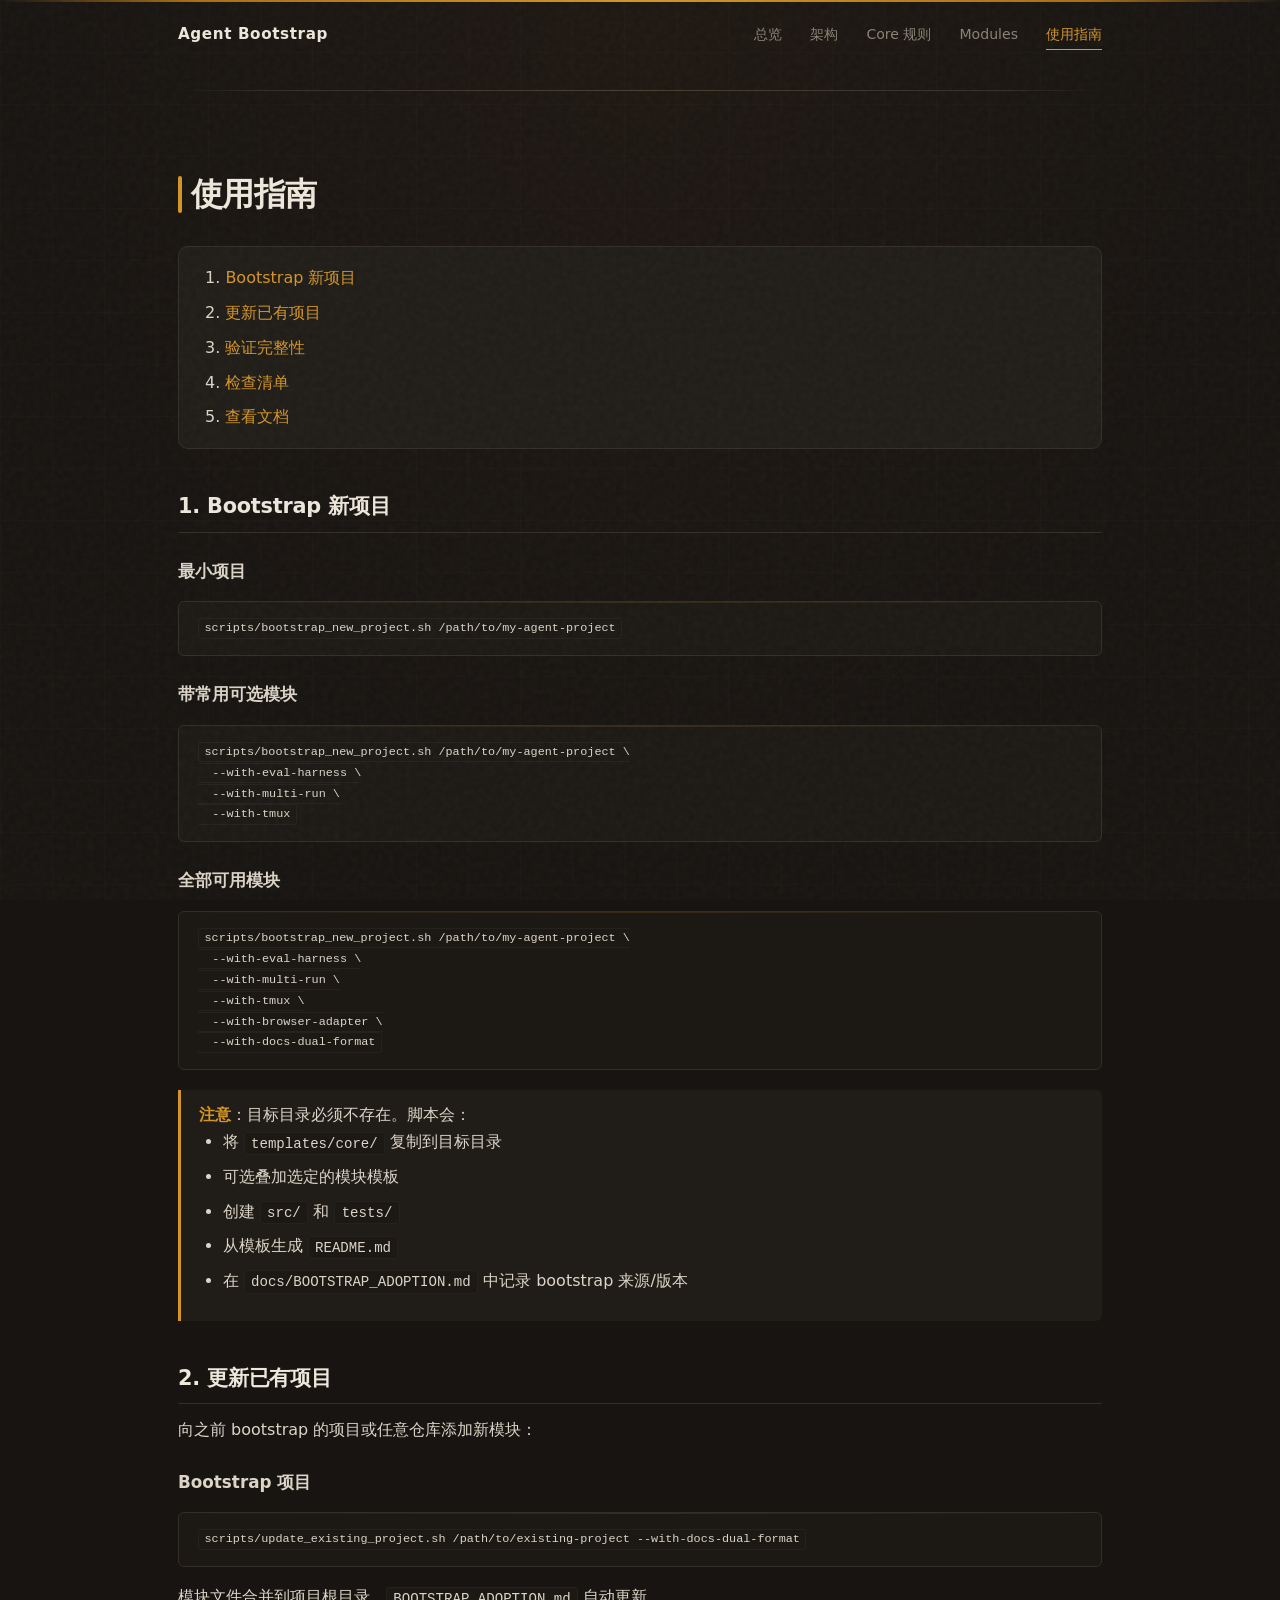
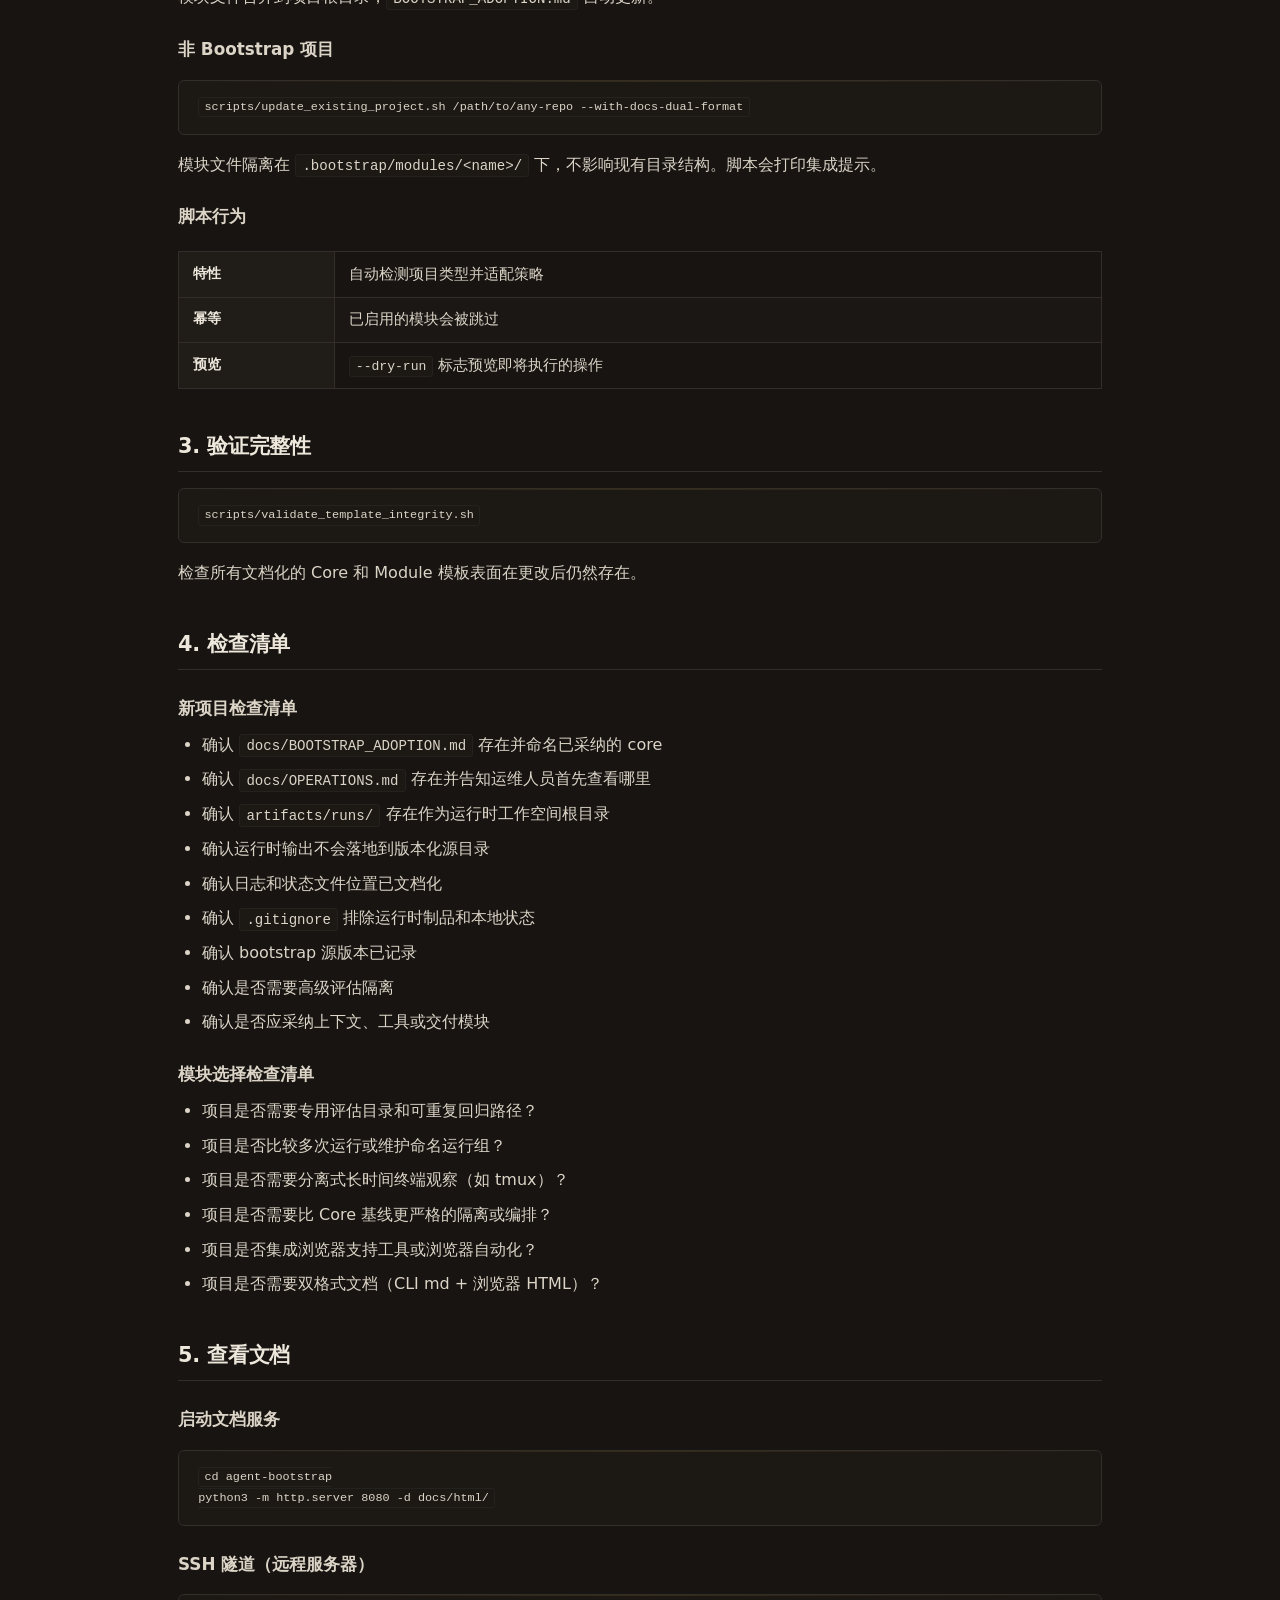
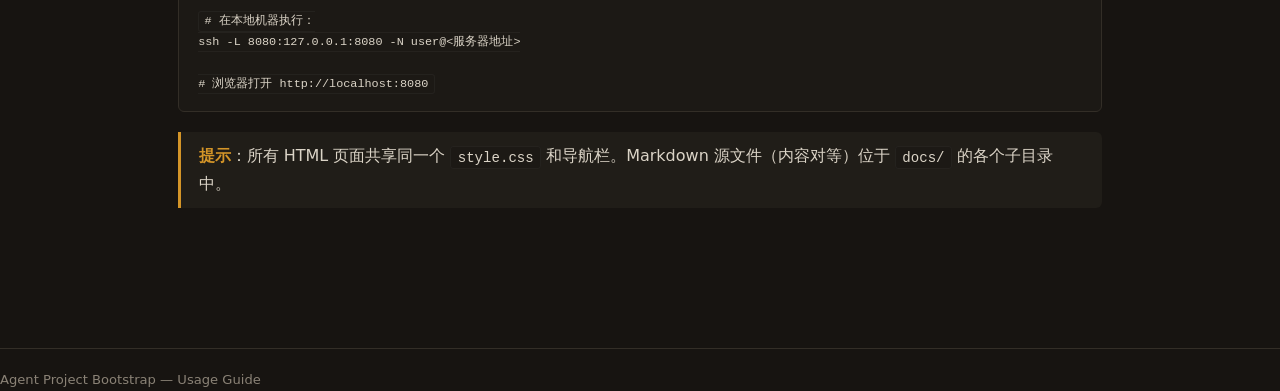
<file: docs/html/usage.html>
<!DOCTYPE html>
<html lang="zh-CN">
<head>
<meta charset="UTF-8"><meta name="viewport" content="width=device-width, initial-scale=1.0">
<title>使用指南 — Agent Project Bootstrap</title>
<link rel="stylesheet" href="style.css">
</head>
<body>
<nav>
  <span class="brand">Agent Bootstrap</span>
  <a href="index.html">总览</a>
  <a href="architecture.html">架构</a>
  <a href="core.html">Core 规则</a>
  <a href="modules.html">Modules</a>
  <a href="usage.html" class="active">使用指南</a>
</nav>
<main>

<h1>使用指南</h1>

<div class="toc">
<ol>
  <li><a href="#bootstrap">Bootstrap 新项目</a></li>
  <li><a href="#update">更新已有项目</a></li>
  <li><a href="#validate">验证完整性</a></li>
  <li><a href="#checklists">检查清单</a></li>
  <li><a href="#docs">查看文档</a></li>
</ol>
</div>

<h2 id="bootstrap">1. Bootstrap 新项目</h2>

<h3>最小项目</h3>
<pre><code>scripts/bootstrap_new_project.sh /path/to/my-agent-project</code></pre>

<h3>带常用可选模块</h3>
<pre><code>scripts/bootstrap_new_project.sh /path/to/my-agent-project \
  --with-eval-harness \
  --with-multi-run \
  --with-tmux</code></pre>

<h3>全部可用模块</h3>
<pre><code>scripts/bootstrap_new_project.sh /path/to/my-agent-project \
  --with-eval-harness \
  --with-multi-run \
  --with-tmux \
  --with-browser-adapter \
  --with-docs-dual-format</code></pre>

<div class="note">
  <strong>注意</strong>：目标目录必须不存在。脚本会：
  <ul>
    <li>将 <code>templates/core/</code> 复制到目标目录</li>
    <li>可选叠加选定的模块模板</li>
    <li>创建 <code>src/</code> 和 <code>tests/</code></li>
    <li>从模板生成 <code>README.md</code></li>
    <li>在 <code>docs/BOOTSTRAP_ADOPTION.md</code> 中记录 bootstrap 来源/版本</li>
  </ul>
</div>

<h2 id="update">2. 更新已有项目</h2>

<p>向之前 bootstrap 的项目或任意仓库添加新模块：</p>

<h3>Bootstrap 项目</h3>
<pre><code>scripts/update_existing_project.sh /path/to/existing-project --with-docs-dual-format</code></pre>
<p>模块文件合并到项目根目录，<code>BOOTSTRAP_ADOPTION.md</code> 自动更新。</p>

<h3>非 Bootstrap 项目</h3>
<pre><code>scripts/update_existing_project.sh /path/to/any-repo --with-docs-dual-format</code></pre>
<p>模块文件隔离在 <code>.bootstrap/modules/&lt;name&gt;/</code> 下，不影响现有目录结构。脚本会打印集成提示。</p>

<h3>脚本行为</h3>
<table>
  <tr><th>特性</th><td>自动检测项目类型并适配策略</td></tr>
  <tr><th>幂等</th><td>已启用的模块会被跳过</td></tr>
  <tr><th>预览</th><td><code>--dry-run</code> 标志预览即将执行的操作</td></tr>
</table>

<h2 id="validate">3. 验证完整性</h2>
<pre><code>scripts/validate_template_integrity.sh</code></pre>
<p>检查所有文档化的 Core 和 Module 模板表面在更改后仍然存在。</p>

<h2 id="checklists">4. 检查清单</h2>

<h3>新项目检查清单</h3>
<ul>
  <li>确认 <code>docs/BOOTSTRAP_ADOPTION.md</code> 存在并命名已采纳的 core</li>
  <li>确认 <code>docs/OPERATIONS.md</code> 存在并告知运维人员首先查看哪里</li>
  <li>确认 <code>artifacts/runs/</code> 存在作为运行时工作空间根目录</li>
  <li>确认运行时输出不会落地到版本化源目录</li>
  <li>确认日志和状态文件位置已文档化</li>
  <li>确认 <code>.gitignore</code> 排除运行时制品和本地状态</li>
  <li>确认 bootstrap 源版本已记录</li>
  <li>确认是否需要高级评估隔离</li>
  <li>确认是否应采纳上下文、工具或交付模块</li>
</ul>

<h3>模块选择检查清单</h3>
<ul>
  <li>项目是否需要专用评估目录和可重复回归路径？</li>
  <li>项目是否比较多次运行或维护命名运行组？</li>
  <li>项目是否需要分离式长时间终端观察（如 tmux）？</li>
  <li>项目是否需要比 Core 基线更严格的隔离或编排？</li>
  <li>项目是否集成浏览器支持工具或浏览器自动化？</li>
  <li>项目是否需要双格式文档（CLI md + 浏览器 HTML）？</li>
</ul>

<h2 id="docs">5. 查看文档</h2>

<h3>启动文档服务</h3>
<pre><code>cd agent-bootstrap
python3 -m http.server 8080 -d docs/html/</code></pre>

<h3>SSH 隧道（远程服务器）</h3>
<pre><code># 在本地机器执行：
ssh -L 8080:127.0.0.1:8080 -N user@&lt;服务器地址&gt;

# 浏览器打开 http://localhost:8080</code></pre>

<div class="note">
  <strong>提示</strong>：所有 HTML 页面共享同一个 <code>style.css</code> 和导航栏。Markdown 源文件（内容对等）位于 <code>docs/</code> 的各个子目录中。
</div>

</main>
<footer>Agent Project Bootstrap — Usage Guide</footer>
</body>
</html>
</file>
<file: docs/html/style.css>
/* ═══════════════════════════════════════════════════════════════════
   Agent Project Bootstrap — "Warm Precision"
   Dark warm-toned documentation. Engineering manual aesthetic.
   ═══════════════════════════════════════════════════════════════════ */

:root {
  --bg:           #171411;
  --bg-deeper:    #12100d;
  --surface:      #201d18;
  --surface-hi:   #28251f;
  --border:       #332e27;
  --border-hi:    #4a3f30;
  --text:         #dbd4c7;
  --text-hi:      #ede7dc;
  --muted:        #8a8276;
  --accent:       #d49528;
  --accent-dim:   #a87018;
  --accent-glow:  #f0b840;
  --green:        #7a9e48;
  --green-dim:    #2a3818;
  --yellow:       #c49028;
  --yellow-dim:   #382a10;
  --red:          #c55542;
  --purple:       #9878be;
  --purple-dim:   #281a38;
  --blue:         #5898cc;
  --blue-dim:     #182838;
  --code-bg:      #1c1915;
  --radius:       6px;
  --radius-lg:    10px;
  --transition:   180ms ease;
  --font-body:    "Noto Sans SC", "PingFang SC", "Source Han Sans SC",
                  "Microsoft YaHei", system-ui, -apple-system, sans-serif;
  --font-mono:    "JetBrains Mono", "Cascadia Code", "Fira Code",
                  "SF Mono", "Consolas", "Source Code Pro", monospace;
}

/* ── Reset ────────────────────────────────────────────────────── */
*, *::before, *::after { box-sizing: border-box; margin: 0; padding: 0; }

/* ── Grain texture overlay ────────────────────────────────────── */
body::before {
  content: '';
  position: fixed; inset: 0; z-index: 99999;
  pointer-events: none;
  opacity: 0.04;
  background: url("data:image/svg+xml,%3Csvg viewBox='0 0 200 200' xmlns='http://www.w3.org/2000/svg'%3E%3Cfilter id='n'%3E%3CfeTurbulence type='fractalNoise' baseFrequency='0.75' numOctaves='3' stitchTiles='stitch'/%3E%3C/filter%3E%3Crect width='100%25' height='100%25' filter='url(%23n)'/%3E%3C/svg%3E");
}

/* ── Body ─────────────────────────────────────────────────────── */
body {
  font-family: var(--font-body);
  background:
    linear-gradient(rgba(255,255,255,0.010) 1px, transparent 1px),
    linear-gradient(90deg, rgba(255,255,255,0.010) 1px, transparent 1px),
    radial-gradient(ellipse at 50% 0%, rgba(80,50,20,0.12) 0%, transparent 70%),
    var(--bg);
  background-size: 52px 52px, 52px 52px, 100% 100%, 100% 100%;
  background-attachment: fixed;
  color: var(--text);
  line-height: 1.72;
  min-height: 100vh;
  -webkit-font-smoothing: antialiased;
}

/* ── Thin accent line at page top ─────────────────────────────── */
body::after {
  content: '';
  position: fixed; top: 0; left: 0; right: 0; z-index: 100000;
  height: 2px;
  pointer-events: none;
  background: linear-gradient(90deg,
    transparent 0%,
    var(--accent-dim) 15%,
    var(--accent) 50%,
    var(--accent-dim) 85%,
    transparent 100%
  );
  animation: topLinePulse 4s ease-in-out infinite;
}

@keyframes topLinePulse {
  0%, 100% { opacity: 0.6; }
  50%      { opacity: 1; }
}

/* ── Content wrapper ──────────────────────────────────────────── */
main {
  max-width: 980px;
  margin: 0 auto;
  padding: 2.5rem 1.75rem 4rem;
  position: relative;
  z-index: 1;
}

/* ── Nav ──────────────────────────────────────────────────────── */
nav {
  max-width: 980px;
  margin: 0 auto;
  padding: 1.25rem 1.75rem 0;
  position: relative;
  z-index: 2;
  display: flex;
  align-items: baseline;
  gap: 1.75rem;
  flex-wrap: wrap;
}

nav::after {
  content: '';
  display: block;
  width: 100%;
  height: 1px;
  background: linear-gradient(90deg,
    transparent 0%,
    var(--border) 10%,
    var(--border-hi) 50%,
    var(--border) 90%,
    transparent 100%
  );
  margin-top: .85rem;
}

nav .brand {
  color: var(--text-hi);
  font-weight: 700;
  font-size: .95rem;
  letter-spacing: 0.04em;
  margin-right: auto;
  position: relative;
}

nav .brand::after {
  content: '';
  position: absolute;
  bottom: -2px; left: 0;
  width: 100%; height: 1px;
  background: var(--accent);
  transform: scaleX(0);
  transform-origin: left;
  transition: transform var(--transition);
}

nav .brand:hover::after { transform: scaleX(1); }

nav a {
  color: var(--muted);
  text-decoration: none;
  font-size: .88rem;
  font-weight: 500;
  position: relative;
  padding: 2px 0;
  transition: color var(--transition);
}

nav a::after {
  content: '';
  position: absolute;
  bottom: -2px; left: 0;
  width: 100%; height: 1px;
  background: var(--accent);
  transform: scaleX(0);
  transform-origin: right;
  transition: transform 220ms ease;
}

nav a:hover { color: var(--text); }
nav a:hover::after { transform: scaleX(1); transform-origin: left; }
nav a.active { color: var(--accent); }
nav a.active::after { transform: scaleX(1); background: var(--accent); }

/* ── Headings ─────────────────────────────────────────────────── */
h1 {
  font-size: 2rem;
  font-weight: 700;
  color: var(--text-hi);
  margin: 2.25rem 0 .5rem;
  letter-spacing: -0.02em;
  position: relative;
}

h1::before {
  content: '';
  display: inline-block;
  width: 4px; height: 1.15em;
  background: var(--accent);
  border-radius: 2px;
  margin-right: .55rem;
  vertical-align: text-bottom;
  animation: headingBar 2.4s ease-in-out infinite;
}

@keyframes headingBar {
  0%, 100% { background: var(--accent); }
  50%      { background: var(--accent-glow); box-shadow: 0 0 8px rgba(212,149,40,0.3); }
}

h2 {
  font-size: 1.3rem;
  font-weight: 650;
  color: var(--text-hi);
  margin: 2.5rem 0 .75rem;
  padding-bottom: .4rem;
  border-bottom: 1px solid var(--border);
  letter-spacing: -0.01em;
}

h3 {
  font-size: 1.05rem;
  font-weight: 600;
  color: var(--text);
  margin: 1.5rem 0 .5rem;
}

p { margin-bottom: .6rem; }

/* ── Links ────────────────────────────────────────────────────── */
a { color: var(--accent); text-decoration: none; transition: color var(--transition); }
a:hover { color: var(--accent-glow); }

/* ── Inline code ──────────────────────────────────────────────── */
code {
  background: var(--code-bg);
  padding: .18em .45em;
  border-radius: 3px;
  font-family: var(--font-mono);
  font-size: .88em;
  border: 1px solid rgba(255,255,255,0.04);
  overflow-wrap: anywhere;
  word-break: break-all;
}

.status-card code,
.status-card td {
  overflow-wrap: anywhere;
  word-break: break-all;
}

/* ── Pre / Code blocks ────────────────────────────────────────── */
pre {
  background: var(--code-bg);
  border: 1px solid var(--border);
  border-radius: var(--radius);
  padding: 1rem 1.2rem;
  overflow-x: auto;
  font-family: var(--font-mono);
  font-size: .84rem;
  line-height: 1.55;
  margin: 1rem 0;
  position: relative;
}

pre::before {
  content: '';
  position: absolute; top: 0; left: 0; right: 0; height: 1px;
  background: linear-gradient(90deg, transparent, rgba(212,149,40,0.15), transparent);
  pointer-events: none;
}

/* ── Lists ────────────────────────────────────────────────────── */
ul, ol { padding-left: 1.5rem; margin-bottom: 1rem; }
li { margin-bottom: .45rem; }
li:last-child { margin-bottom: 0; }

/* ── Tables ───────────────────────────────────────────────────── */
table {
  width: 100%;
  border-collapse: collapse;
  margin: 1.25rem 0;
  font-size: .93rem;
}

th, td {
  border: 1px solid var(--border);
  padding: .6rem .85rem;
  text-align: left;
  vertical-align: top;
}

th {
  background: var(--surface);
  font-weight: 600;
  color: var(--text-hi);
  font-size: .85rem;
  text-transform: uppercase;
  letter-spacing: 0.05em;
}

tr:nth-child(even) { background: rgba(255,255,255,0.012); }
tr { transition: background var(--transition); }
tbody tr:hover { background: rgba(212,149,40,0.03); }

/* ── Badges ───────────────────────────────────────────────────── */
.badge {
  display: inline-block;
  padding: .18em .65em;
  border-radius: 20px;
  font-size: .8rem;
  font-weight: 600;
  letter-spacing: 0.02em;
  transition: transform var(--transition), box-shadow var(--transition);
}

.badge:hover { transform: translateY(-1px); }

.badge-done {
  background: var(--green-dim);
  color: var(--green);
  border: 1px solid rgba(122,158,72,0.2);
}
.badge-done:hover { box-shadow: 0 0 12px rgba(122,158,72,0.12); }

.badge-todo {
  background: var(--yellow-dim);
  color: var(--yellow);
  border: 1px solid rgba(196,144,40,0.2);
}
.badge-todo:hover { box-shadow: 0 0 12px rgba(196,144,40,0.12); }

.badge-p0 {
  background: #381a18;
  color: var(--red);
  border: 1px solid rgba(197,85,66,0.2);
}

.badge-plan {
  background: var(--blue-dim);
  color: var(--blue);
  border: 1px solid rgba(88,152,204,0.2);
}

.badge-core {
  background: var(--blue-dim);
  color: var(--blue);
  border: 1px solid rgba(88,152,204,0.2);
}

.badge-module {
  background: var(--purple-dim);
  color: var(--purple);
  border: 1px solid rgba(152,120,190,0.2);
}

/* ── Phase cards ──────────────────────────────────────────────── */
.phase {
  border: 1px solid var(--border);
  border-radius: var(--radius-lg);
  margin: 1rem 0;
  overflow: hidden;
  background: var(--surface);
  transition: border-color var(--transition), box-shadow var(--transition);
}

.phase:hover {
  border-color: var(--border-hi);
  box-shadow: 0 2px 24px rgba(0,0,0,0.25), 0 0 0 1px rgba(212,149,40,0.04);
}

.phase-header {
  background: var(--surface-hi);
  padding: .7rem 1.1rem;
  display: flex;
  justify-content: space-between;
  align-items: center;
  border-bottom: 1px solid var(--border);
}

.phase-body {
  padding: .85rem 1.1rem;
}

.phase-body ul { margin-bottom: 0; }

/* ── Diagram (ASCII art containers, kept for compat) ──────────── */
.diagram {
  background: var(--surface);
  border: 1px solid var(--border);
  border-radius: var(--radius-lg);
  padding: 1.5rem;
  margin: 1rem 0;
  font-family: var(--font-mono);
  font-size: .8rem;
  white-space: pre;
  line-height: 1.45;
  overflow-x: auto;
  position: relative;
}

.diagram::after {
  content: '';
  position: absolute;
  bottom: 0; left: 10%; right: 10%; height: 1px;
  background: linear-gradient(90deg, transparent, rgba(212,149,40,0.2), transparent);
}

/* ── Summary box (replaces ASCII quote boxes) ─────────────────── */
.summary-box {
  background: var(--surface);
  border: 1px solid var(--border-hi);
  border-radius: var(--radius-lg);
  padding: 1.5rem 1.75rem;
  margin: 1.25rem 0;
  position: relative;
  animation: fadeSlideIn 0.5s ease both;
  animation-delay: 0.08s;
}

.summary-box::before {
  content: '';
  position: absolute;
  top: 0; left: 1.5rem; right: 1.5rem;
  height: 1px;
  background: linear-gradient(90deg, transparent, var(--accent-dim), transparent);
}

.summary-box p {
  font-size: 1.02rem;
  line-height: 1.8;
  color: var(--text);
  margin-bottom: 0;
}

.summary-box p + p {
  margin-top: .75rem;
}

/* ── Tree diagram (replaces ASCII tree art) ───────────────────── */
.tree-diagram {
  margin: 1.25rem 0;
}

.tree-root {
  background: var(--surface);
  border: 1px solid var(--border-hi);
  border-radius: var(--radius-lg);
  padding: .75rem 1.1rem;
  font-weight: 700;
  color: var(--text-hi);
  font-family: var(--font-mono);
  font-size: .95rem;
  display: flex;
  align-items: center;
  gap: .5rem;
}

.tree-root::before {
  content: '';
  display: inline-block;
  width: 7px; height: 7px;
  background: var(--accent);
  border-radius: 50%;
  flex-shrink: 0;
}

.tree-branches {
  margin-left: 1.2rem;
  border-left: 1px solid var(--border);
  padding: .35rem 0 .35rem 0;
}

.tree-branch {
  margin: .35rem 0 .35rem 1.1rem;
  padding: .65rem 1rem;
  background: var(--surface);
  border: 1px solid var(--border);
  border-radius: var(--radius);
  position: relative;
  transition: border-color var(--transition);
}

.tree-branch:hover {
  border-color: var(--border-hi);
}

.tree-branch::before {
  content: '';
  position: absolute;
  left: -1.15rem; top: 1.1rem;
  width: 1.1rem; height: 1px;
  background: var(--border);
}

.tree-branch-hd {
  display: flex;
  align-items: baseline;
  gap: .5rem;
  margin-bottom: .4rem;
  flex-wrap: wrap;
}

.tree-dir {
  font-family: var(--font-mono);
  font-weight: 650;
  font-size: .9rem;
  color: var(--text-hi);
}

.tree-tag {
  font-size: .8rem;
  color: var(--muted);
  font-style: italic;
}

.tree-leaves {
  display: flex;
  flex-wrap: wrap;
  gap: .3rem .55rem;
}

.tree-leaf {
  font-family: var(--font-mono);
  font-size: .78rem;
  color: var(--muted);
  padding: .1em .5em;
  background: var(--code-bg);
  border-radius: 3px;
  border: 1px solid rgba(255,255,255,0.03);
  white-space: nowrap;
}

/* ── Flow diagram (horizontal data flow) ──────────────────────── */
.flow-diagram {
  display: flex;
  align-items: center;
  justify-content: center;
  gap: .5rem;
  flex-wrap: wrap;
  padding: 1.5rem;
  background: var(--surface);
  border: 1px solid var(--border);
  border-radius: var(--radius-lg);
  margin: 1rem 0;
}

.flow-node {
  background: var(--surface-hi);
  border: 1px solid var(--border-hi);
  border-radius: var(--radius);
  padding: .45rem 1rem;
  font-weight: 600;
  font-size: .9rem;
  color: var(--text-hi);
  transition: border-color var(--transition), box-shadow var(--transition);
}

.flow-node:hover {
  border-color: var(--accent);
  box-shadow: 0 0 16px rgba(212,149,40,0.08);
}

.flow-arrow {
  color: var(--accent);
  font-size: 1.1rem;
  font-weight: 700;
  padding: 0 .2rem;
}

/* ── Note callout ─────────────────────────────────────────────── */
.note {
  border-left: 3px solid var(--accent);
  padding: .65rem 1.1rem;
  margin: 1.25rem 0;
  background: var(--surface);
  border-radius: 0 var(--radius) var(--radius) 0;
  transition: border-color var(--transition);
}

.note strong { color: var(--accent); }

/* ── Footer ───────────────────────────────────────────────────── */
footer {
  margin-top: 3.5rem;
  padding-top: 1.25rem;
  border-top: 1px solid var(--border);
  color: var(--muted);
  font-size: .82rem;
}

/* ── Status grid & cards ──────────────────────────────────────── */
.status-grid {
  display: grid;
  grid-template-columns: repeat(auto-fill, minmax(280px, 1fr));
  gap: .85rem;
  margin: 1.25rem 0;
}

.status-card {
  background: var(--surface);
  border: 1px solid var(--border);
  border-radius: var(--radius-lg);
  padding: 1.15rem;
  transition: border-color var(--transition), transform var(--transition), box-shadow var(--transition);
}

.status-card:hover {
  border-color: var(--border-hi);
  transform: translateY(-2px);
  box-shadow: 0 4px 20px rgba(0,0,0,0.2);
}

.status-card h3 { margin-top: 0 !important; }

/* ── TOC ──────────────────────────────────────────────────────── */
.toc {
  background: var(--surface);
  border: 1px solid var(--border);
  border-radius: var(--radius-lg);
  padding: 1.1rem 1.4rem;
  margin: 1.5rem 0;
}

.toc ol { margin-bottom: 0; }
.toc a { text-decoration: none; }

/* ── Scroll-reveal animation ──────────────────────────────────── */
.reveal {
  opacity: 0;
  transform: translateY(20px);
  transition: opacity 0.55s ease, transform 0.55s ease;
}

.reveal.revealed {
  opacity: 1;
  transform: translateY(0);
}

/* ── Staggered load-in (for initial page load) ────────────────── */
@keyframes fadeSlideIn {
  from { opacity: 0; transform: translateY(14px); }
  to   { opacity: 1; transform: translateY(0); }
}

h1                        { animation: fadeSlideIn 0.5s ease both; }
h1 + p                    { animation: fadeSlideIn 0.5s ease both; animation-delay: 0.06s; }
.status-grid              { animation: fadeSlideIn 0.5s ease both; animation-delay: 0.1s; }
h2:nth-of-type(1)         { animation: fadeSlideIn 0.5s ease both; animation-delay: 0.14s; }
.phase:nth-of-type(1)     { animation: fadeSlideIn 0.5s ease both; animation-delay: 0.1s; }
.phase:nth-of-type(2)     { animation: fadeSlideIn 0.5s ease both; animation-delay: 0.16s; }
.phase:nth-of-type(3)     { animation: fadeSlideIn 0.5s ease both; animation-delay: 0.22s; }
.phase:nth-of-type(4)     { animation: fadeSlideIn 0.5s ease both; animation-delay: 0.28s; }
.phase:nth-of-type(5)     { animation: fadeSlideIn 0.5s ease both; animation-delay: 0.34s; }
.phase:nth-of-type(6)     { animation: fadeSlideIn 0.5s ease both; animation-delay: 0.40s; }
.phase:nth-of-type(7)     { animation: fadeSlideIn 0.5s ease both; animation-delay: 0.46s; }
.note                     { animation: fadeSlideIn 0.5s ease both; animation-delay: 0.18s; }
.toc                      { animation: fadeSlideIn 0.5s ease both; animation-delay: 0.12s; }
footer                    { animation: fadeSlideIn 0.6s ease both; animation-delay: 0.4s; }

/* ── Selection ────────────────────────────────────────────────── */
::selection {
  background: rgba(212,149,40,0.25);
  color: var(--text-hi);
}

/* ── Scrollbar ────────────────────────────────────────────────── */
::-webkit-scrollbar { width: 8px; height: 8px; }
::-webkit-scrollbar-track { background: var(--bg-deeper); }
::-webkit-scrollbar-thumb { background: var(--border); border-radius: 4px; }
::-webkit-scrollbar-thumb:hover { background: var(--border-hi); }
::-webkit-scrollbar-corner { background: var(--bg-deeper); }
</file>
